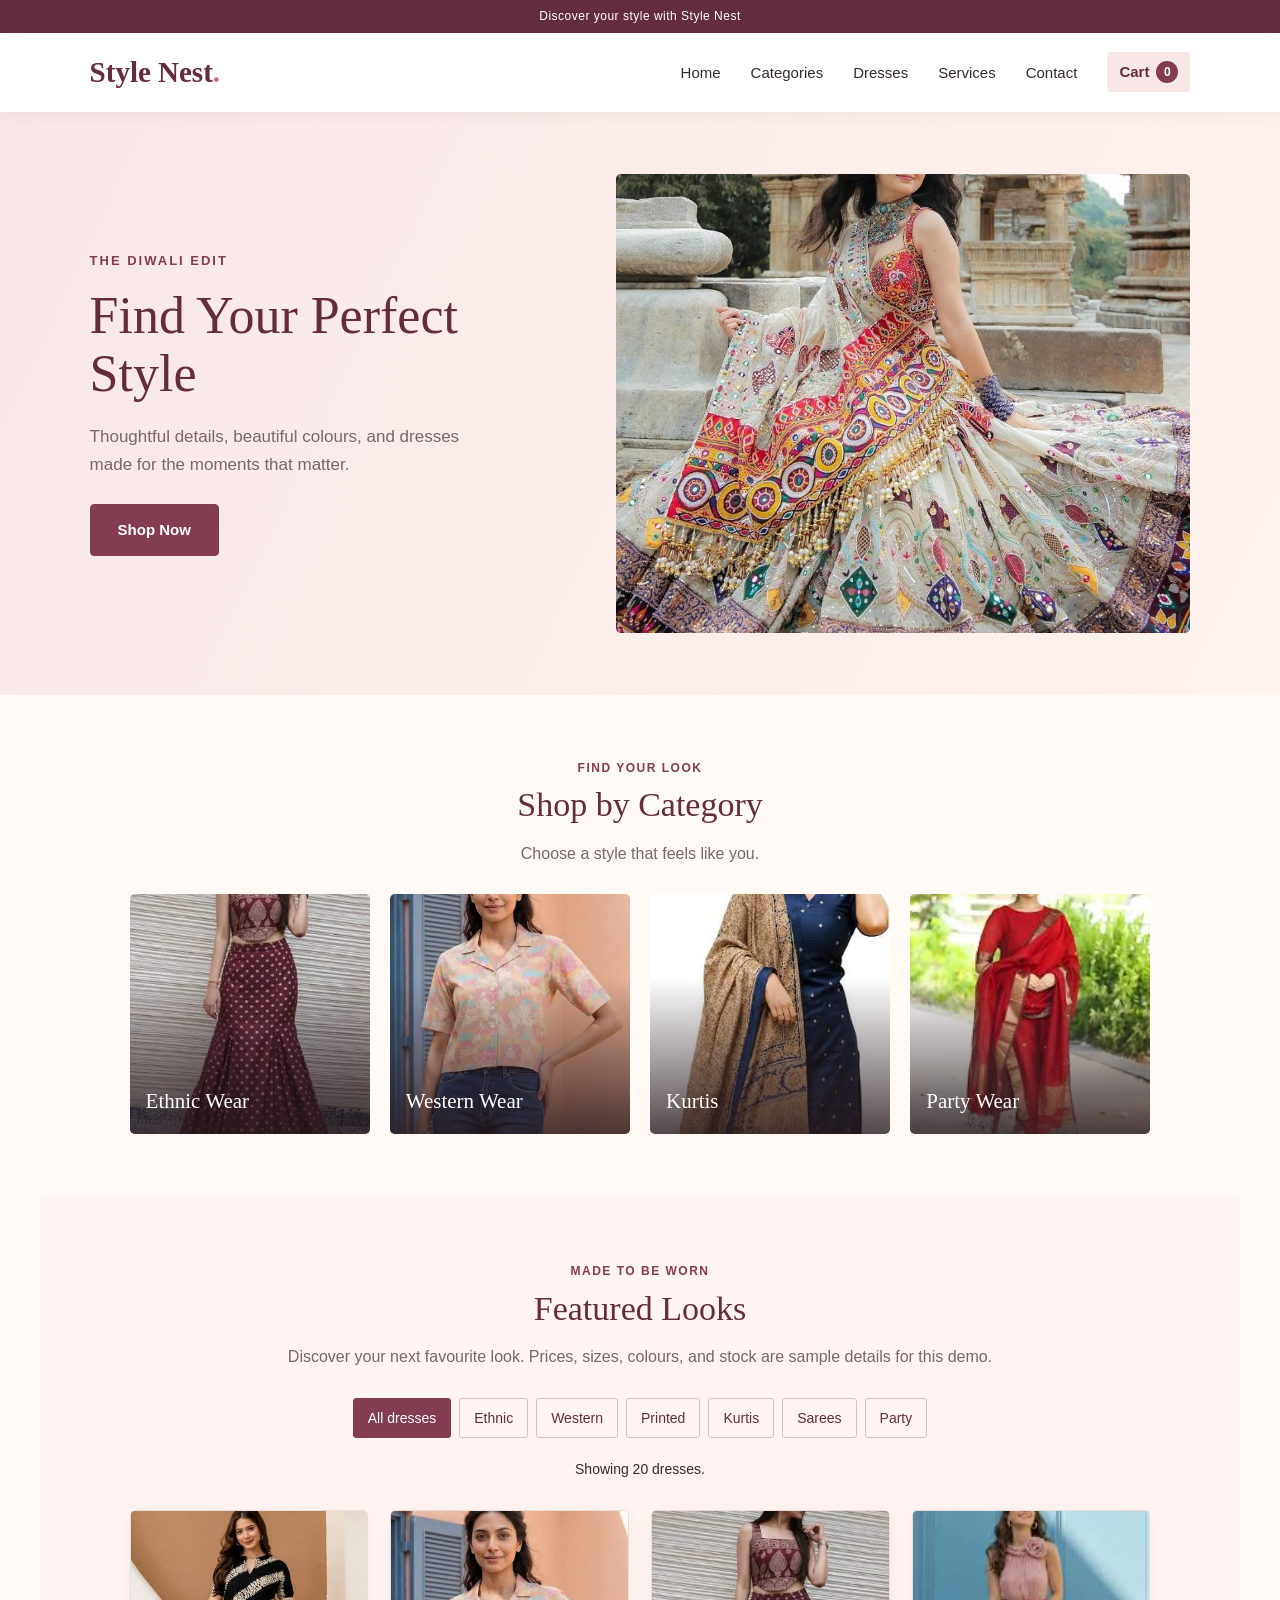
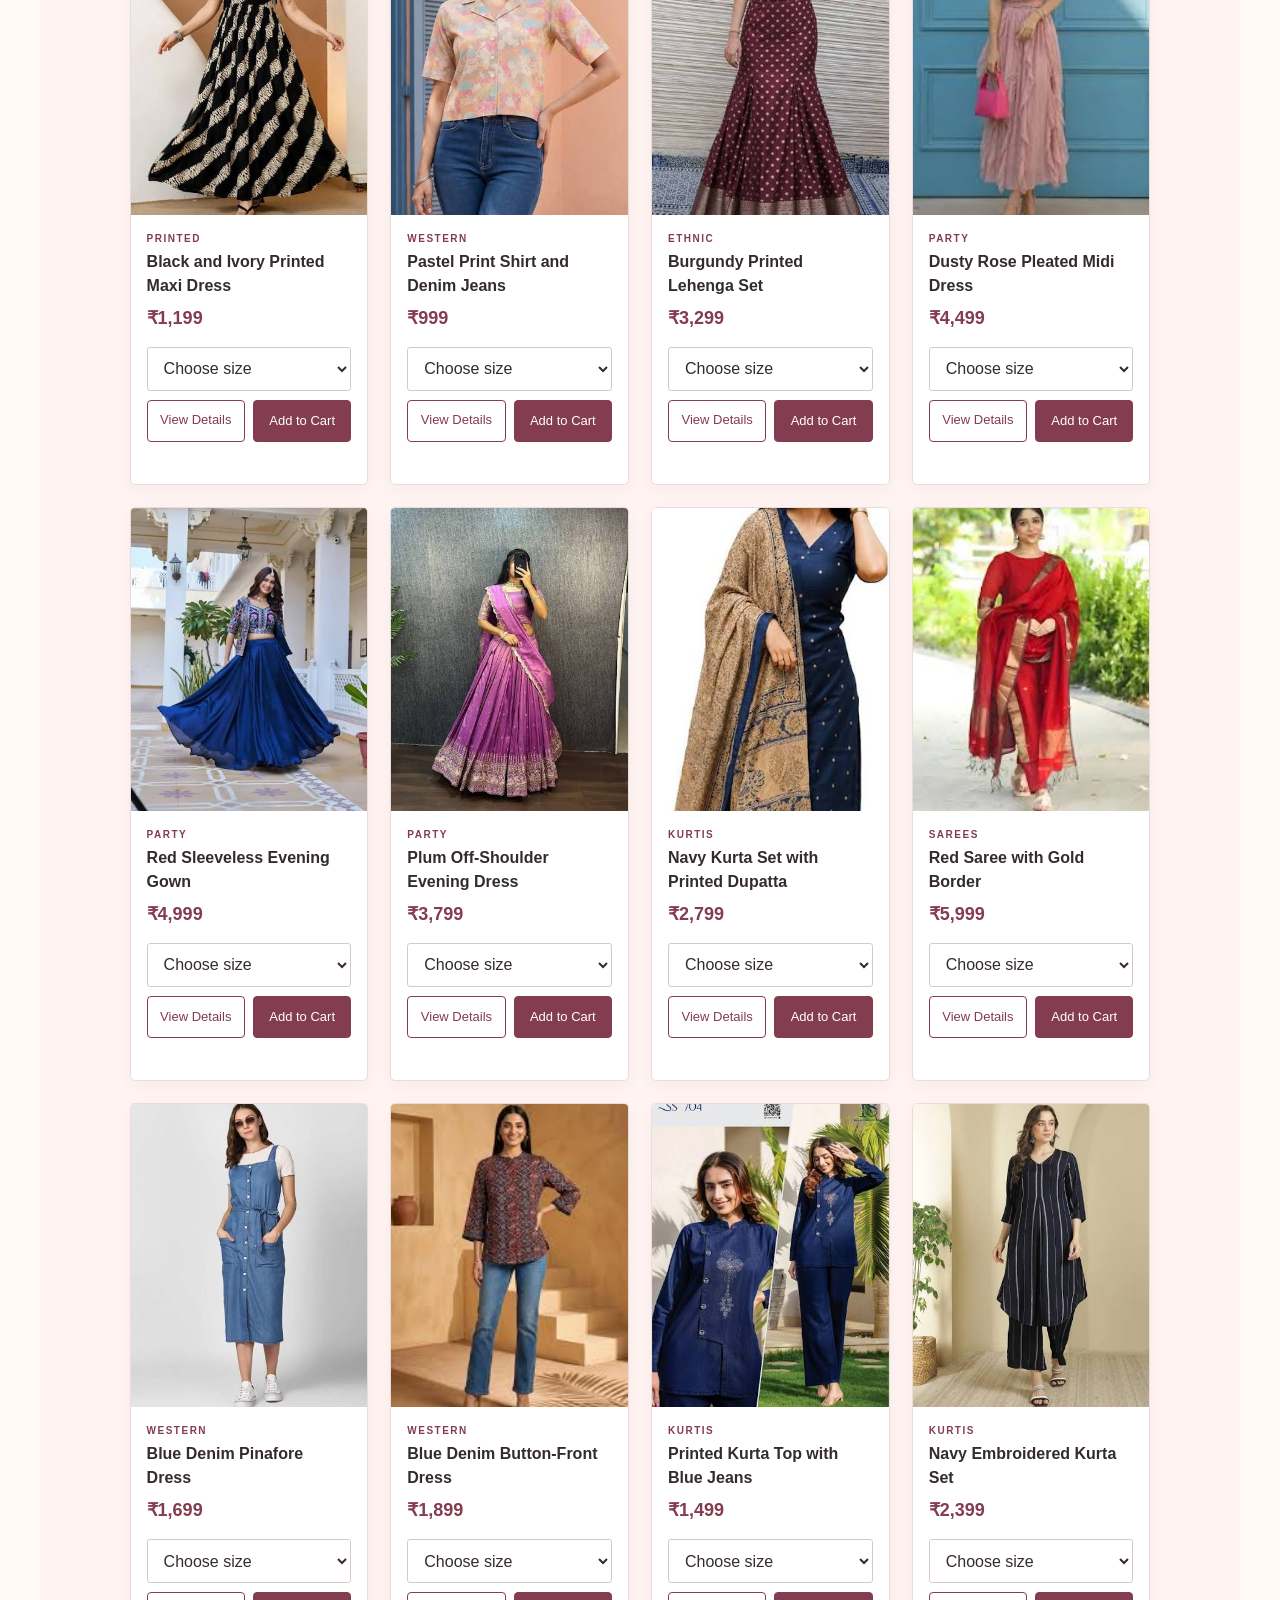
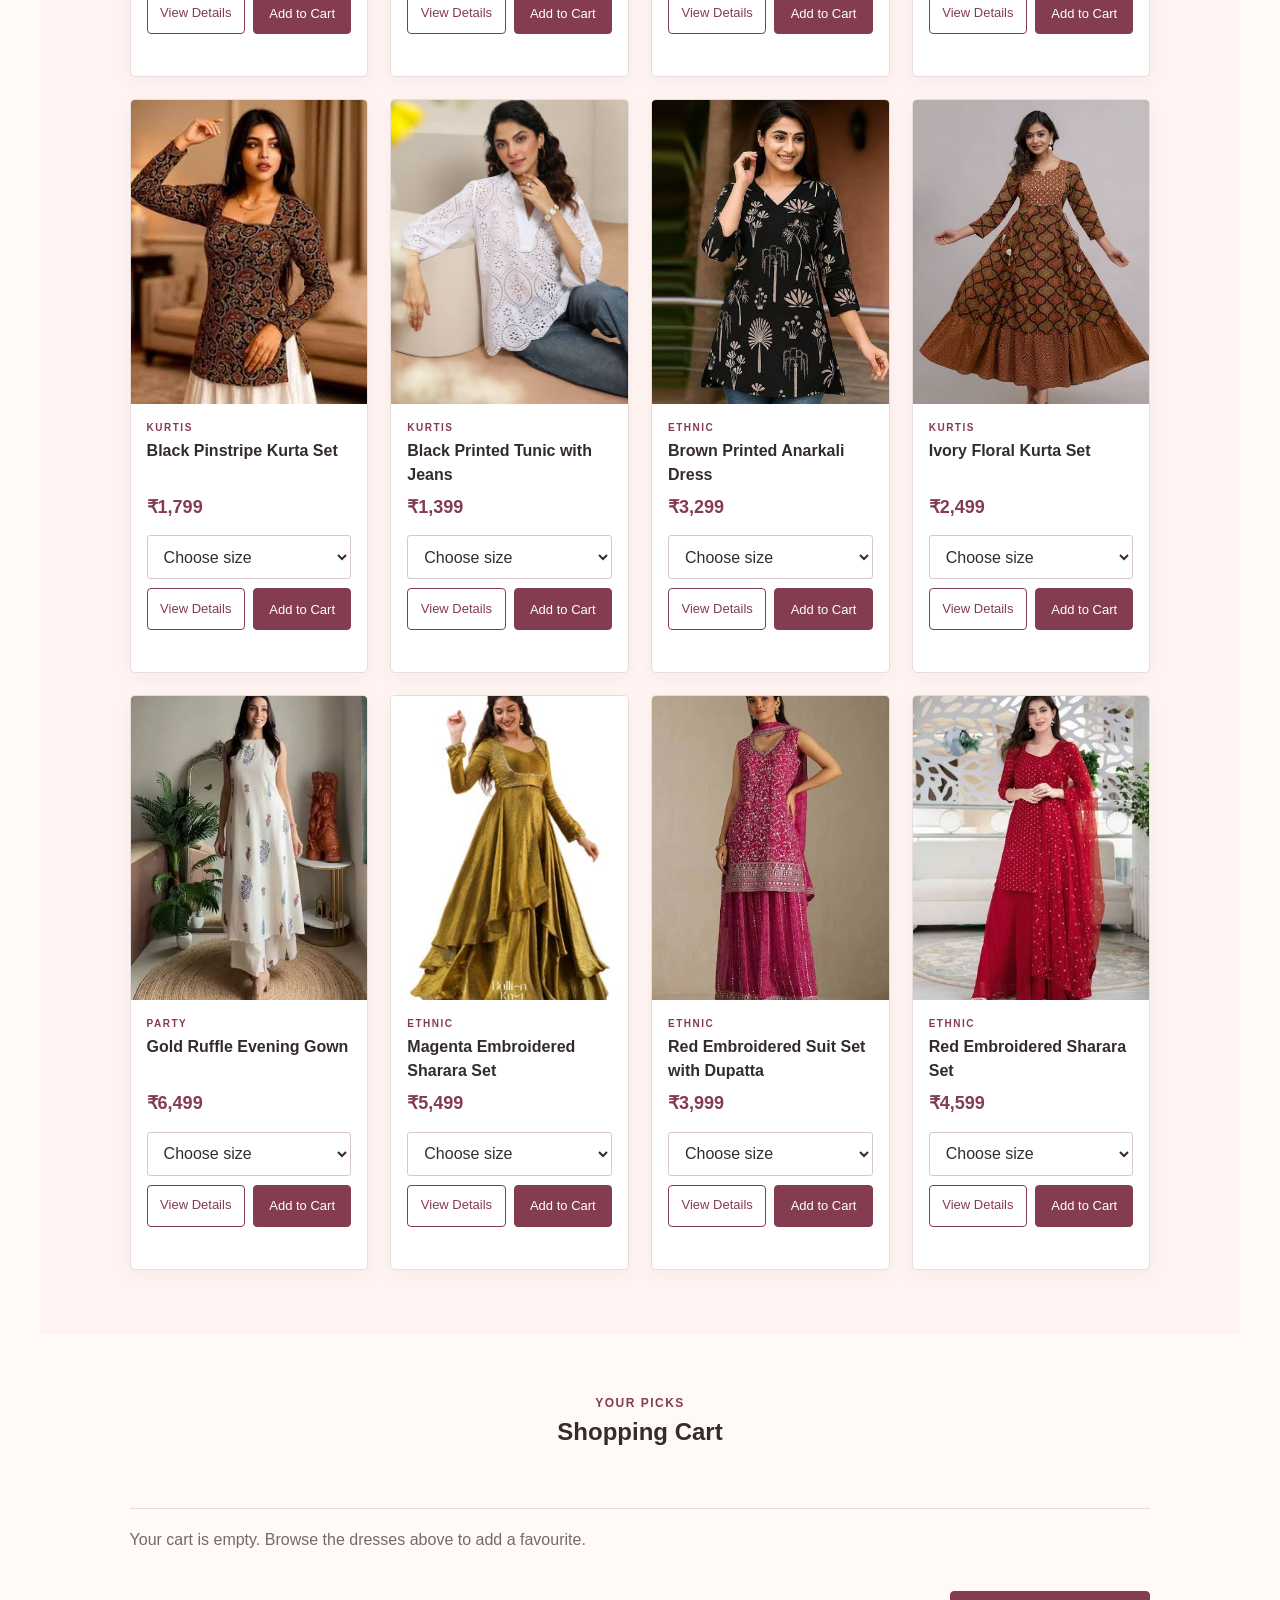
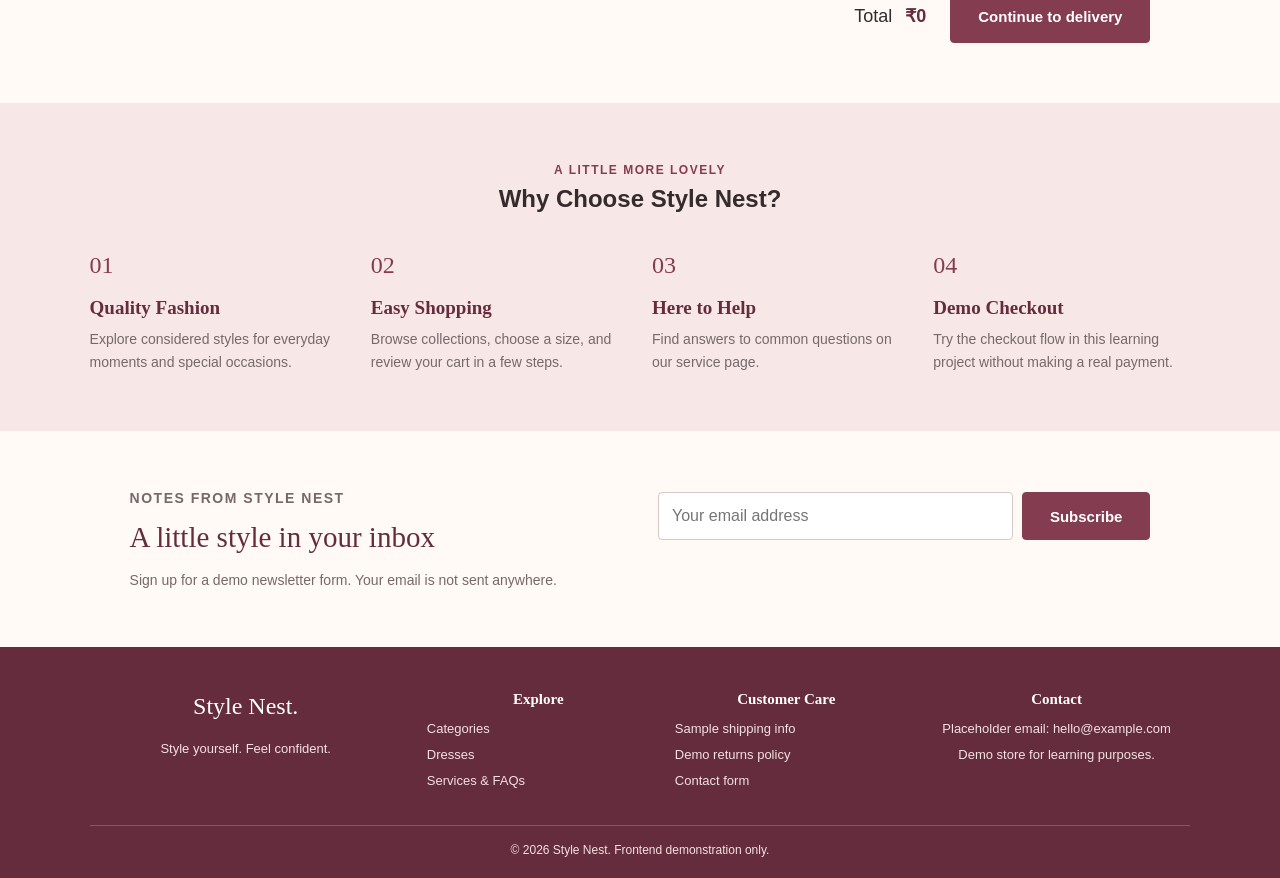
<file: index.html>
<!DOCTYPE html>
<html lang="en">

<head>
    <meta charset="UTF-8">

    <meta name="viewport" content="width=device-width, initial-scale=1.0">

    <meta name="description" content="Discover dresses and everyday fashion at Style Nest.">
    <title>Style Nest | Women's Fashion</title>

    <link rel="stylesheet" href="style.css">
</head>

<body>
    <div class="announcement">Discover your style with Style Nest</div>

    <header class="site-header">
        <nav class="navbar" aria-label="Main navigation">
            <a class="logo" href="index.html#home">Style Nest<span>.</span></a>
            <button class="menu-toggle" type="button" aria-label="Open navigation menu" aria-expanded="false" aria-controls="main-menu">
                <span></span><span></span><span></span>
            </button>
            <ul class="nav-links" id="main-menu">
                <li><a href="index.html#home">Home</a></li>
                <li><a href="index.html#categories">Categories</a></li>
                <li><a href="index.html#products">Dresses</a></li>
                <li><a href="service.html">Services</a></li>
                <li><a href="index.html#contact">Contact</a></li>
                <li><a class="cart-link" href="index.html#cart" aria-label="Shopping cart, 0 items">Cart <span class="cart-count" data-cart-count>0</span></a></li>
            </ul>
        </nav>
    </header>

    <main>
        <section class="hero" id="home">
            <div class="hero-content">
                <p class="subtitle">THE DIWALI EDIT</p>
                <h1>Find Your Perfect Style</h1>
                <p>Thoughtful details, beautiful colours, and dresses made for the moments that matter.</p>
                <a href="#products" class="shop-btn">Shop Now</a>
            </div>
            <div class="hero-image">
                <img src="images/homeimg.jpg" alt="A look from the Style Nest fashion collection">
            </div>
        </section>

        <section class="categories section-wrap" id="categories">
            <div class="section-heading">
                <p class="eyebrow">FIND YOUR LOOK</p>
                <h2>Shop by Category</h2>
                <p class="section-desc">Choose a style that feels like you.</p>
            </div>
            <div class="category-list">
                <a class="category-card" href="#products" data-category-filter="ethnic">
                    <img src="images/dress1.jpg" alt="Ethnic fashion">
                    <span class="category-name">Ethnic Wear</span>
                </a>
                <a class="category-card" href="#products" data-category-filter="western">
                    <img src="images/dress4.jpg" alt="Pastel printed shirt and blue jeans">
                    <span class="category-name">Western Wear</span>
                </a>
                <a class="category-card" href="#products" data-category-filter="kurtis">
                    <img src="images/dress7.jpg" alt="Navy kurta set with a beige printed dupatta">
                    <span class="category-name">Kurtis</span>
                </a>
                <a class="category-card" href="#products" data-category-filter="party">
                    <img src="images/dress8.jpg" alt="Red saree with a gold border">
                    <span class="category-name">Party Wear</span>
                </a>
            </div>
        </section>

        <section class="products section-wrap" id="products">
            <div class="section-heading">
                <p class="eyebrow">MADE TO BE WORN</p>
                <h2>Featured Looks</h2>
                <p class="section-desc">Discover your next favourite look. Prices, sizes, colours, and stock are sample details for this demo.</p>
            </div>
            <div class="filter-list" aria-label="Filter dresses by category">
                <button class="filter-button is-active" type="button" data-product-filter="all" aria-pressed="true">All dresses</button>
                <button class="filter-button" type="button" data-product-filter="ethnic" aria-pressed="false">Ethnic</button>
                <button class="filter-button" type="button" data-product-filter="western" aria-pressed="false">Western</button>
                <button class="filter-button" type="button" data-product-filter="printed" aria-pressed="false">Printed</button>
                <button class="filter-button" type="button" data-product-filter="kurtis" aria-pressed="false">Kurtis</button>
                <button class="filter-button" type="button" data-product-filter="saree" aria-pressed="false">Sarees</button>
                <button class="filter-button" type="button" data-product-filter="party" aria-pressed="false">Party</button>
            </div>
            <p class="status-message" id="product-status" aria-live="polite"></p>
            <div class="product-grid" id="product-grid"></div>
        </section>

        <section class="cart-section section-wrap" id="cart">
            <div class="section-heading">
                <p class="eyebrow">YOUR PICKS</p>
                <h2>Shopping Cart</h2>
            </div>
            <p class="status-message" id="cart-status" aria-live="polite"></p>
            <div id="cart-items" class="cart-items" aria-live="polite"></div>
            <div class="cart-summary">
                <p class="cart-total">Total <strong id="cart-total">₹0</strong></p>
                <a class="shop-btn" id="checkout-link" href="purchase-details.html">Continue to delivery</a>
            </div>
        </section>

        <section class="benefits-section">
            <div class="section-wrap">
                <div class="section-heading">
                    <p class="eyebrow">A LITTLE MORE LOVELY</p>
                    <h2>Why Choose Style Nest?</h2>
                </div>
                <div class="benefit-grid">
                    <article class="benefit-item"><span class="benefit-mark">01</span><h3>Quality Fashion</h3><p>Explore considered styles for everyday moments and special occasions.</p></article>
                    <article class="benefit-item"><span class="benefit-mark">02</span><h3>Easy Shopping</h3><p>Browse collections, choose a size, and review your cart in a few steps.</p></article>
                    <article class="benefit-item"><span class="benefit-mark">03</span><h3>Here to Help</h3><p>Find answers to common questions on our service page.</p></article>
                    <article class="benefit-item"><span class="benefit-mark">04</span><h3>Demo Checkout</h3><p>Try the checkout flow in this learning project without making a real payment.</p></article>
                </div>
            </div>
        </section>

        <section class="newsletter-section section-wrap" id="newsletter">
            <div>
                <p class="eyebrow">NOTES FROM STYLE NEST</p>
                <h2>A little style in your inbox</h2>
                <p>Sign up for a demo newsletter form. Your email is not sent anywhere.</p>
            </div>
            <form id="newsletter-form" class="newsletter-form" novalidate>
                <label class="visually-hidden" for="newsletter-email">Email address</label>
                <input id="newsletter-email" name="email" type="email" placeholder="Your email address" required>
                <button class="shop-btn" type="submit">Subscribe</button>
                <p class="form-message" id="newsletter-message" aria-live="polite"></p>
            </form>
        </section>
    </main>

    <footer class="site-footer" id="contact">
        <div class="footer-grid">
            <div><a class="footer-logo" href="index.html#home">Style Nest.</a><p>Style yourself. Feel confident.</p></div>
            <div><h2>Explore</h2><a href="index.html#categories">Categories</a><a href="index.html#products">Dresses</a><a href="service.html">Services & FAQs</a></div>
            <div><h2>Customer Care</h2><a href="service.html#shipping">Sample shipping info</a><a href="service.html#returns">Demo returns policy</a><a href="service.html#contact-form">Contact form</a></div>
            <div><h2>Contact</h2><p>Placeholder email: hello@example.com</p><p>Demo store for learning purposes.</p></div>
        </div>
        <p class="copyright">&copy; 2026 Style Nest. Frontend demonstration only.</p>
    </footer>

    <script src="script.js" defer></script>
</body>

</html>
</file>
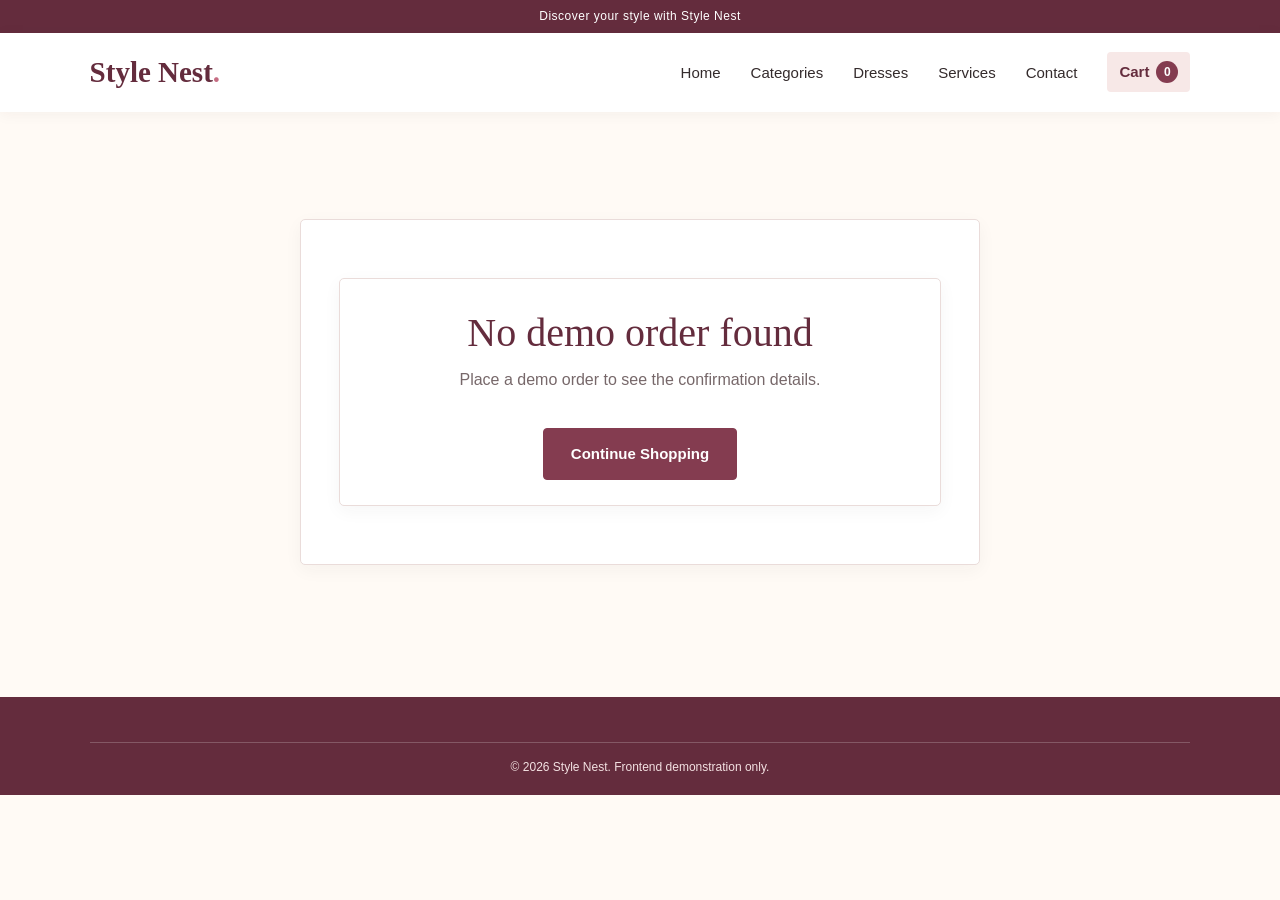
<file: order-confirmation.html>
<!DOCTYPE html>
<html lang="en">
<head>
    <meta charset="UTF-8">
    <meta name="viewport" content="width=device-width, initial-scale=1.0">
    <meta name="description" content="Style Nest frontend demonstration order confirmation.">
    <title>Demo Order Confirmation | Style Nest</title>
    <link rel="stylesheet" href="style.css">
    <script src="script.js" defer></script>
</head>
<body>
    <div class="announcement">Discover your style with Style Nest</div>
    <header class="site-header">
        <nav class="navbar" aria-label="Main navigation">
            <a class="logo" href="index.html#home">Style Nest<span>.</span></a>
            <button class="menu-toggle" type="button" aria-label="Open navigation menu" aria-expanded="false" aria-controls="main-menu"><span></span><span></span><span></span></button>
            <ul class="nav-links" id="main-menu">
                <li><a href="index.html#home">Home</a></li>
                <li><a href="index.html#categories">Categories</a></li>
                <li><a href="index.html#products">Dresses</a></li>
                <li><a href="service.html">Services</a></li>
                <li><a href="index.html#contact">Contact</a></li>
                <li><a class="cart-link" href="index.html#cart" aria-label="Shopping cart, 0 items">Cart <span class="cart-count" data-cart-count>0</span></a></li>
            </ul>
        </nav>
    </header>
    <main class="page-main confirmation-page">
        <section class="confirmation-panel" id="confirmation-content" aria-live="polite">
            <p>Loading your demo confirmation...</p>
        </section>
    </main>
    <footer class="site-footer"><p class="copyright">&copy; 2026 Style Nest. Frontend demonstration only.</p></footer>
</body>
</html>
</file>
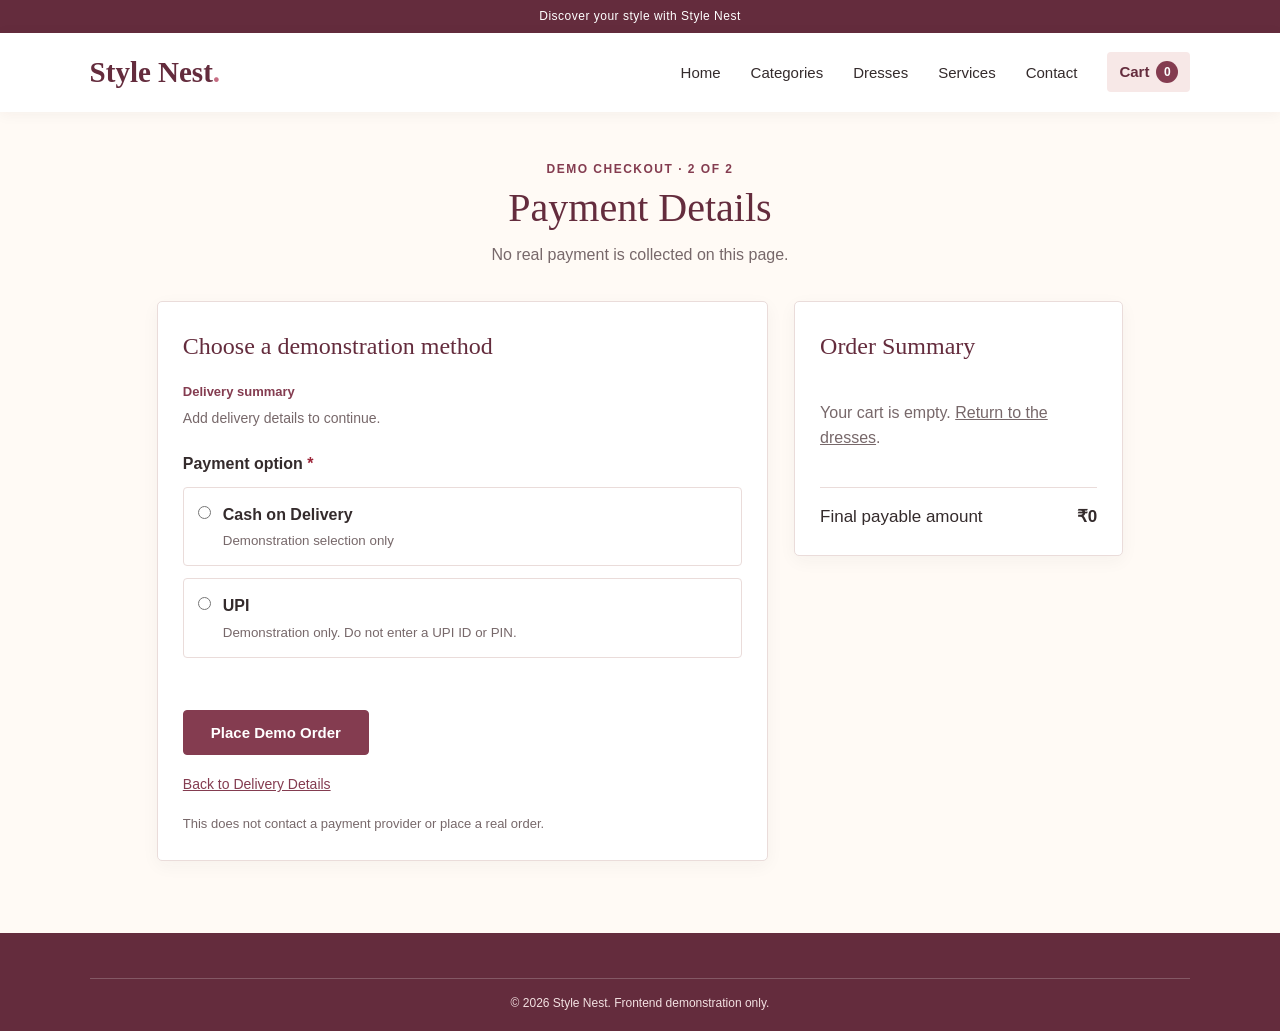
<file: payment-details.html>
<!DOCTYPE html>
<html lang="en">
<head>
    <meta charset="UTF-8">
    <meta name="viewport" content="width=device-width, initial-scale=1.0">
    <meta name="description" content="Choose a demonstration payment method for your Style Nest demo order.">
    <title>Demo Payment | Style Nest</title>
    <link rel="stylesheet" href="style.css">
    <script src="script.js" defer></script>
</head>
<body>
    <div class="announcement">Discover your style with Style Nest</div>
    <header class="site-header">
        <nav class="navbar" aria-label="Main navigation">
            <a class="logo" href="index.html#home">Style Nest<span>.</span></a>
            <button class="menu-toggle" type="button" aria-label="Open navigation menu" aria-expanded="false" aria-controls="main-menu"><span></span><span></span><span></span></button>
            <ul class="nav-links" id="main-menu">
                <li><a href="index.html#home">Home</a></li>
                <li><a href="index.html#categories">Categories</a></li>
                <li><a href="index.html#products">Dresses</a></li>
                <li><a href="service.html">Services</a></li>
                <li><a href="index.html#contact">Contact</a></li>
                <li><a class="cart-link" href="index.html#cart" aria-label="Shopping cart, 0 items">Cart <span class="cart-count" data-cart-count>0</span></a></li>
            </ul>
        </nav>
    </header>
    <main class="page-main">
        <div class="page-heading"><p class="eyebrow">DEMO CHECKOUT · 2 OF 2</p><h1>Payment Details</h1><p>No real payment is collected on this page.</p></div>
        <div class="checkout-layout">
            <section class="panel-form">
                <h2>Choose a demonstration method</h2>
                <p class="delivery-summary-label">Delivery summary</p>
                <p id="delivery-summary" class="delivery-summary">Loading delivery details...</p>
                <form id="payment-form" novalidate>
                    <fieldset class="payment-options">
                        <legend>Payment option <span>*</span></legend>
                        <label class="radio-option"><input type="radio" name="paymentMethod" value="Cash on Delivery"><span><strong>Cash on Delivery</strong><small>Demonstration selection only</small></span></label>
                        <label class="radio-option"><input type="radio" name="paymentMethod" value="UPI (demonstration)"><span><strong>UPI</strong><small>Demonstration only. Do not enter a UPI ID or PIN.</small></span></label>
                    </fieldset>
                    <p class="form-message" id="payment-message" aria-live="polite"></p>
                    <button class="shop-btn" type="submit">Place Demo Order</button>
                </form>
                <a class="back-link" href="purchase-details.html">Back to Delivery Details</a>
                <p class="demo-note">This does not contact a payment provider or place a real order.</p>
            </section>
            <aside class="order-panel">
                <h2>Order Summary</h2>
                <div class="summary-list" id="payment-summary"></div>
                <div class="summary-line summary-total"><span>Final payable amount</span><strong id="payment-total">₹0</strong></div>
            </aside>
        </div>
    </main>
    <footer class="site-footer"><p class="copyright">&copy; 2026 Style Nest. Frontend demonstration only.</p></footer>
</body>
</html>
</file>
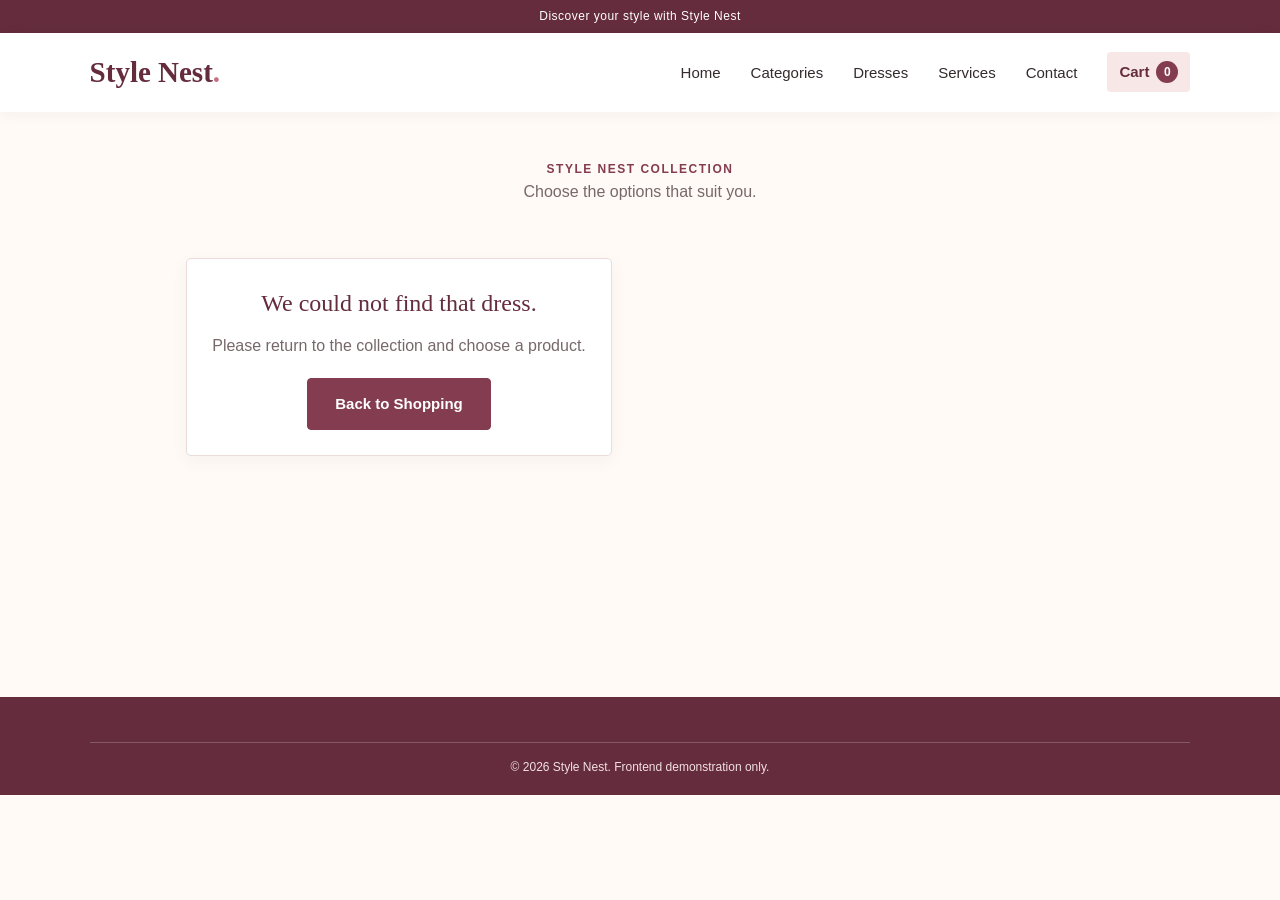
<file: product-details.html>
<!DOCTYPE html>
<html lang="en">
<head>
    <meta charset="UTF-8">
    <meta name="viewport" content="width=device-width, initial-scale=1.0">
    <meta name="description" content="View dress details and choose your size at Style Nest.">
    <title>Dress Details | Style Nest</title>
    <link rel="stylesheet" href="style.css">
    <script src="script.js" defer></script>
</head>
<body>
    <div class="announcement">Discover your style with Style Nest</div>
    <header class="site-header">
        <nav class="navbar" aria-label="Main navigation">
            <a class="logo" href="index.html#home">Style Nest<span>.</span></a>
            <button class="menu-toggle" type="button" aria-label="Open navigation menu" aria-expanded="false" aria-controls="main-menu"><span></span><span></span><span></span></button>
            <ul class="nav-links" id="main-menu">
                <li><a href="index.html#home">Home</a></li>
                <li><a href="index.html#categories">Categories</a></li>
                <li><a href="index.html#products">Dresses</a></li>
                <li><a href="service.html">Services</a></li>
                <li><a href="index.html#contact">Contact</a></li>
                <li><a class="cart-link" href="index.html#cart" aria-label="Shopping cart, 0 items">Cart <span class="cart-count" data-cart-count>0</span></a></li>
            </ul>
        </nav>
    </header>
    <main class="page-main">
        <div class="page-heading"><p class="eyebrow">STYLE NEST COLLECTION</p><p>Choose the options that suit you.</p></div>
        <section class="detail-layout" id="product-detail" aria-live="polite"></section>
    </main>
    <footer class="site-footer"><p class="copyright">&copy; 2026 Style Nest. Frontend demonstration only.</p></footer>
</body>
</html>
</file>
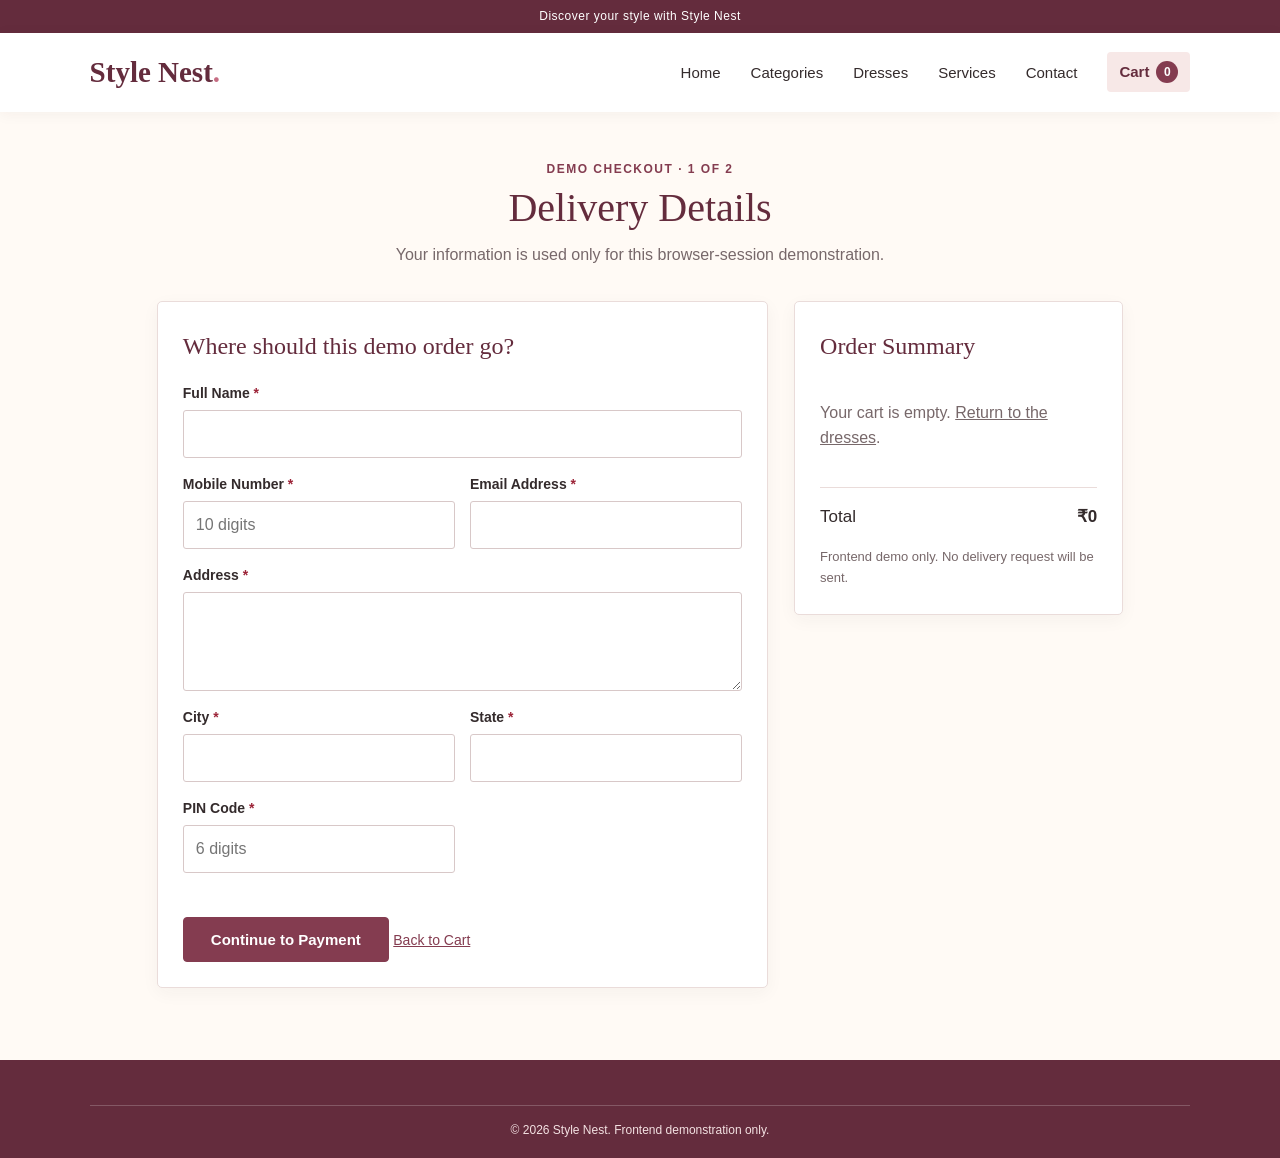
<file: purchase-details.html>
<!DOCTYPE html>
<html lang="en">
<head>
    <meta charset="UTF-8">
    <meta name="viewport" content="width=device-width, initial-scale=1.0">
    <meta name="description" content="Enter delivery details for a Style Nest checkout demonstration.">
    <title>Delivery Details | Style Nest</title>
    <link rel="stylesheet" href="style.css">
    <script src="script.js" defer></script>
</head>
<body>
    <div class="announcement">Discover your style with Style Nest</div>
    <header class="site-header">
        <nav class="navbar" aria-label="Main navigation">
            <a class="logo" href="index.html#home">Style Nest<span>.</span></a>
            <button class="menu-toggle" type="button" aria-label="Open navigation menu" aria-expanded="false" aria-controls="main-menu"><span></span><span></span><span></span></button>
            <ul class="nav-links" id="main-menu">
                <li><a href="index.html#home">Home</a></li>
                <li><a href="index.html#categories">Categories</a></li>
                <li><a href="index.html#products">Dresses</a></li>
                <li><a href="service.html">Services</a></li>
                <li><a href="index.html#contact">Contact</a></li>
                <li><a class="cart-link" href="index.html#cart" aria-label="Shopping cart, 0 items">Cart <span class="cart-count" data-cart-count>0</span></a></li>
            </ul>
        </nav>
    </header>
    <main class="page-main">
        <div class="page-heading"><p class="eyebrow">DEMO CHECKOUT · 1 OF 2</p><h1>Delivery Details</h1><p>Your information is used only for this browser-session demonstration.</p></div>
        <div class="checkout-layout">
            <form class="panel-form" id="purchase-form" novalidate>
                <h2>Where should this demo order go?</h2>
                <div class="form-grid">
                    <div class="form-field full-width"><label for="full-name">Full Name <span>*</span></label><input id="full-name" name="fullName" type="text" autocomplete="name" required></div>
                    <div class="form-field"><label for="mobile">Mobile Number <span>*</span></label><input id="mobile" name="mobile" type="tel" inputmode="numeric" autocomplete="tel" maxlength="10" placeholder="10 digits" required></div>
                    <div class="form-field"><label for="email">Email Address <span>*</span></label><input id="email" name="email" type="email" autocomplete="email" required></div>
                    <div class="form-field full-width"><label for="address">Address <span>*</span></label><textarea id="address" name="address" rows="3" autocomplete="street-address" required></textarea></div>
                    <div class="form-field"><label for="city">City <span>*</span></label><input id="city" name="city" type="text" autocomplete="address-level2" required></div>
                    <div class="form-field"><label for="state">State <span>*</span></label><input id="state" name="state" type="text" autocomplete="address-level1" required></div>
                    <div class="form-field"><label for="pincode">PIN Code <span>*</span></label><input id="pincode" name="pincode" type="text" inputmode="numeric" autocomplete="postal-code" maxlength="6" placeholder="6 digits" required></div>
                </div>
                <p class="form-message" id="purchase-message" aria-live="polite"></p>
                <button class="shop-btn" type="submit">Continue to Payment</button>
                <a class="back-link" href="index.html#cart">Back to Cart</a>
            </form>
            <aside class="order-panel">
                <h2>Order Summary</h2>
                <div class="summary-list" id="purchase-summary"></div>
                <div class="summary-line summary-total"><span>Total</span><strong id="purchase-total">₹0</strong></div>
                <p class="demo-note">Frontend demo only. No delivery request will be sent.</p>
            </aside>
        </div>
    </main>
    <footer class="site-footer"><p class="copyright">&copy; 2026 Style Nest. Frontend demonstration only.</p></footer>
</body>
</html>
</file>
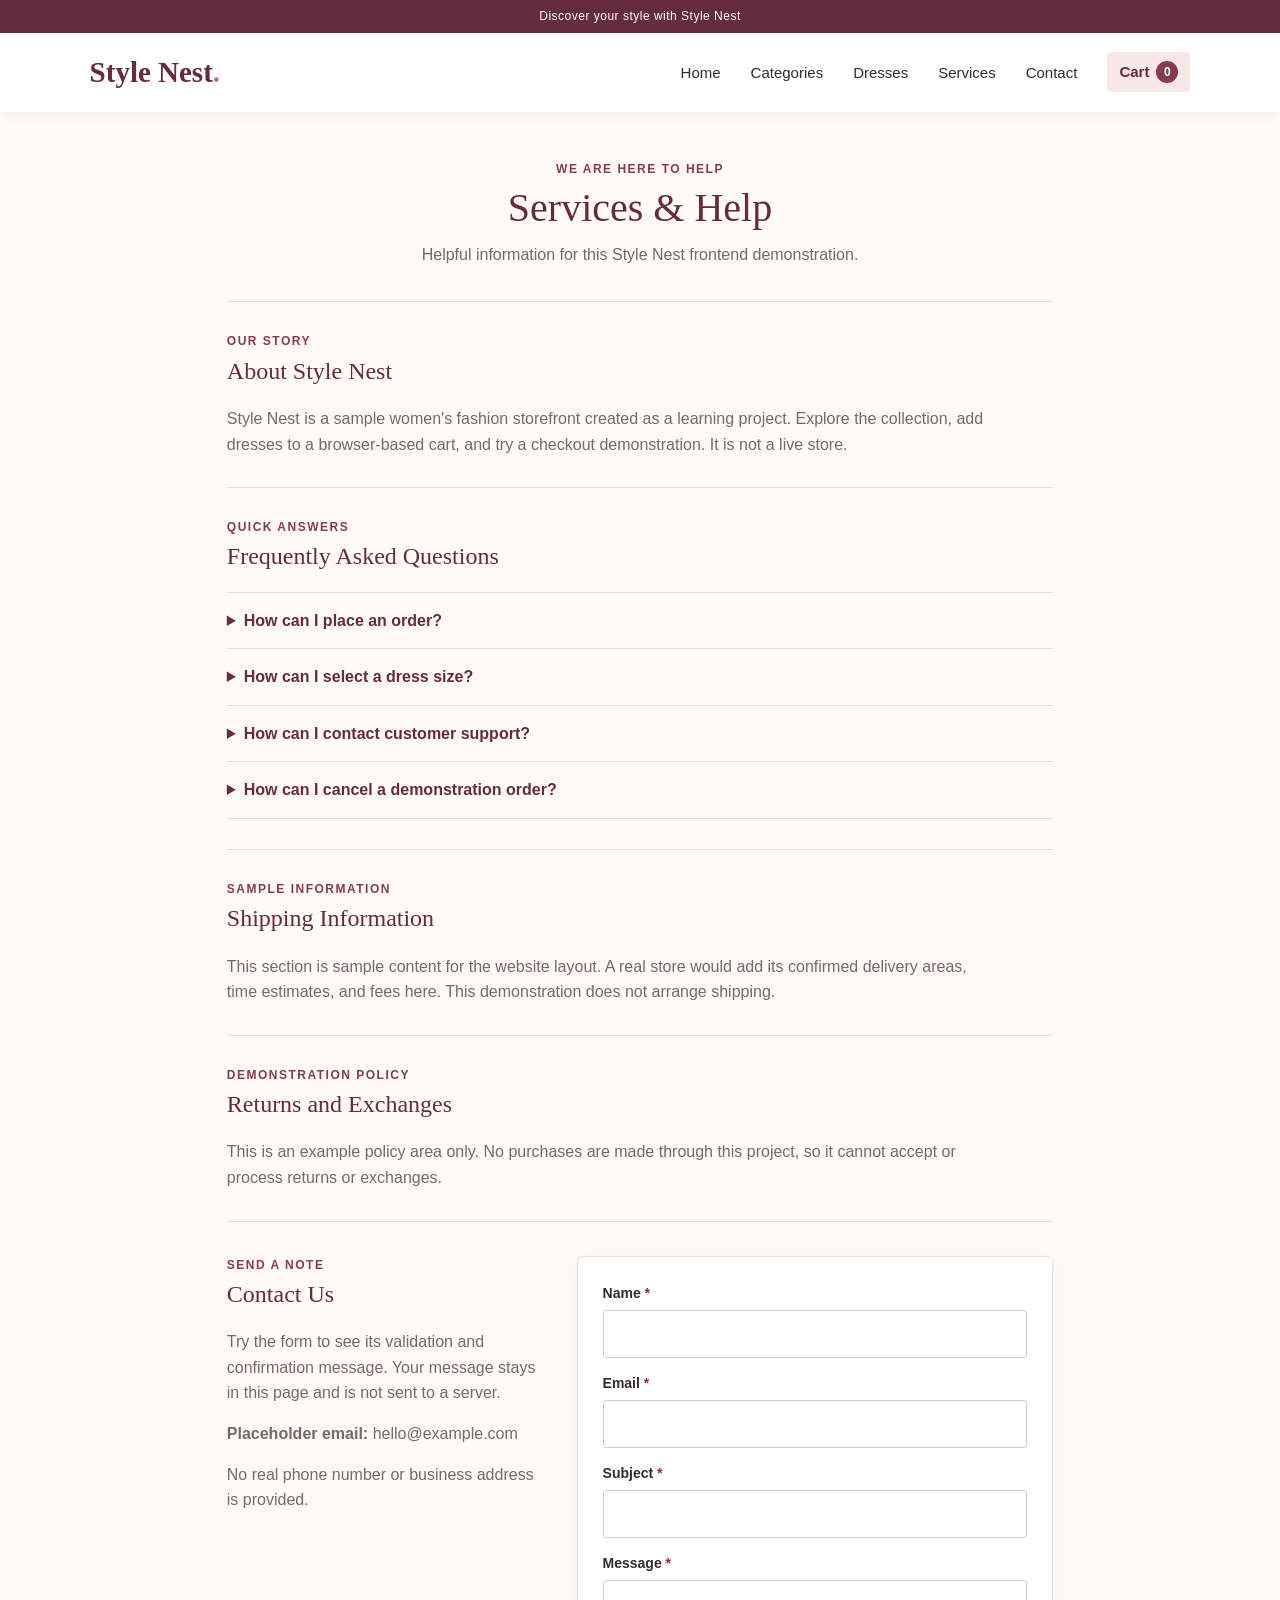
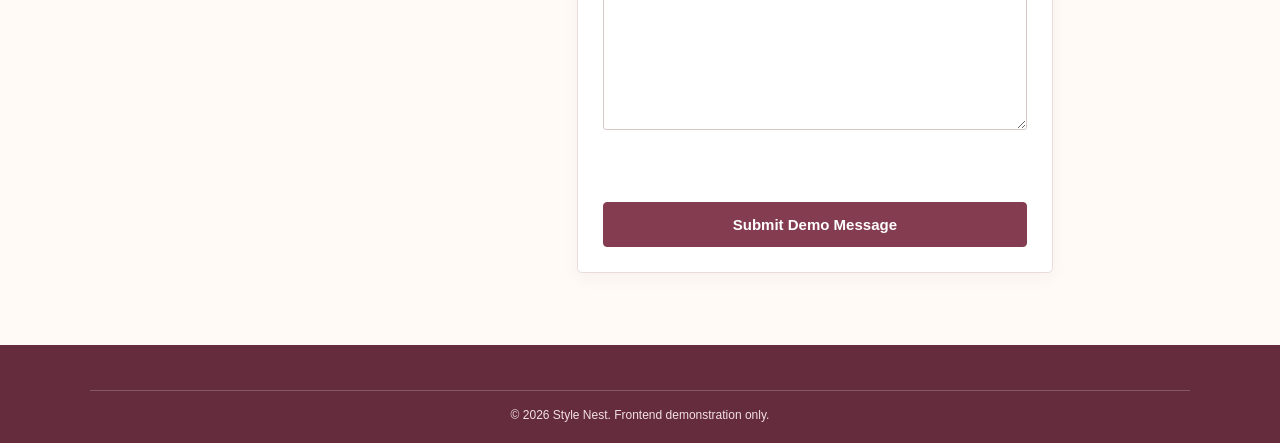
<file: service.html>
<!DOCTYPE html>
<html lang="en">
<head>
    <meta charset="UTF-8">
    <meta name="viewport" content="width=device-width, initial-scale=1.0">
    <meta name="description" content="About, sample policies, frequently asked questions, and a demo contact form for Style Nest.">
    <title>Services & Help | Style Nest</title>
    <link rel="stylesheet" href="style.css">
    <script src="script.js" defer></script>
</head>
<body>
    <div class="announcement">Discover your style with Style Nest</div>
    <header class="site-header">
        <nav class="navbar" aria-label="Main navigation">
            <a class="logo" href="index.html#home">Style Nest<span>.</span></a>
            <button class="menu-toggle" type="button" aria-label="Open navigation menu" aria-expanded="false" aria-controls="main-menu"><span></span><span></span><span></span></button>
            <ul class="nav-links" id="main-menu">
                <li><a href="index.html#home">Home</a></li>
                <li><a href="index.html#categories">Categories</a></li>
                <li><a href="index.html#products">Dresses</a></li>
                <li><a href="service.html" aria-current="page">Services</a></li>
                <li><a href="index.html#contact">Contact</a></li>
                <li><a class="cart-link" href="index.html#cart" aria-label="Shopping cart, 0 items">Cart <span class="cart-count" data-cart-count>0</span></a></li>
            </ul>
        </nav>
    </header>
    <main class="page-main service-page">
        <div class="page-heading"><p class="eyebrow">WE ARE HERE TO HELP</p><h1>Services & Help</h1><p>Helpful information for this Style Nest frontend demonstration.</p></div>

        <section class="content-section" id="about">
            <p class="eyebrow">OUR STORY</p><h2>About Style Nest</h2>
            <p>Style Nest is a sample women's fashion storefront created as a learning project. Explore the collection, add dresses to a browser-based cart, and try a checkout demonstration. It is not a live store.</p>
        </section>

        <section class="content-section" id="faq">
            <p class="eyebrow">QUICK ANSWERS</p><h2>Frequently Asked Questions</h2>
            <details><summary>How can I place an order?</summary><p>Add a dress to your cart, continue to delivery details, and choose one of the demonstration payment methods. No real order is placed.</p></details>
            <details><summary>How can I select a dress size?</summary><p>Choose a size from the product card or open View Details to select a size and colour before adding the dress.</p></details>
            <details><summary>How can I contact customer support?</summary><p>Use the demo contact form below. It displays a confirmation in your browser and does not send your message.</p></details>
            <details><summary>How can I cancel a demonstration order?</summary><p>The checkout does not send an order to a store, so there is no real order to cancel. The cart is cleared after the demo confirmation.</p></details>
        </section>

        <section class="content-section" id="shipping">
            <p class="eyebrow">SAMPLE INFORMATION</p><h2>Shipping Information</h2>
            <p>This section is sample content for the website layout. A real store would add its confirmed delivery areas, time estimates, and fees here. This demonstration does not arrange shipping.</p>
        </section>

        <section class="content-section" id="returns">
            <p class="eyebrow">DEMONSTRATION POLICY</p><h2>Returns and Exchanges</h2>
            <p>This is an example policy area only. No purchases are made through this project, so it cannot accept or process returns or exchanges.</p>
        </section>

        <section class="contact-layout" id="contact">
            <div><p class="eyebrow">SEND A NOTE</p><h2>Contact Us</h2><p>Try the form to see its validation and confirmation message. Your message stays in this page and is not sent to a server.</p><p class="placeholder-contact"><strong>Placeholder email:</strong> hello@example.com</p><p class="placeholder-contact">No real phone number or business address is provided.</p></div>
            <form class="panel-form" id="contact-form" novalidate>
                <div class="form-field"><label for="contact-name">Name <span>*</span></label><input id="contact-name" name="name" type="text" autocomplete="name" required></div>
                <div class="form-field"><label for="contact-email">Email <span>*</span></label><input id="contact-email" name="email" type="email" autocomplete="email" required></div>
                <div class="form-field"><label for="contact-subject">Subject <span>*</span></label><input id="contact-subject" name="subject" type="text" required></div>
                <div class="form-field"><label for="contact-message-field">Message <span>*</span></label><textarea id="contact-message-field" name="message" rows="5" required></textarea></div>
                <p class="form-message" id="contact-message" aria-live="polite"></p>
                <button class="shop-btn" type="submit">Submit Demo Message</button>
            </form>
        </section>
    </main>
    <footer class="site-footer"><p class="copyright">&copy; 2026 Style Nest. Frontend demonstration only.</p></footer>
</body>
</html>
</file>
<file: style.css>
/* STEP 1: Basic Settings */

:root {
    --cream: #fffaf5;
    --soft-pink: #f7e8e7;
    --light-pink: #f2d8da;
    --dark-rose: #843c50;
    --deep-rose: #642c3d;
    --text: #342b2c;
    --muted: #77686a;
    --white: #ffffff;
}

* {
    margin: 0;
    padding: 0;
    box-sizing: border-box;
}

html {
    scroll-behavior: smooth;
}

body {
    font-family: Arial, sans-serif;
    background-color: var(--cream);
    color: var(--text);
    line-height: 1.6;
}

a {
    color: inherit;
}

/* STEP 2: Navigation Bar */

header {
    position: sticky;
    top: 0;
    z-index: 10;
    background-color: var(--white);
    box-shadow: 0 2px 14px #342b2c0d;
}

.navbar {
    display: flex;
    justify-content: space-between;
    align-items: center;
    gap: 28px;
    padding: 16px 7%;
}

.logo {
    color: var(--deep-rose);
    font-family: Georgia, serif;
    font-size: 29px;
    font-weight: bold;
    text-decoration: none;
    white-space: nowrap;
}

.logo span {
    color: #c66d83;
}

.nav-links {
    display: flex;
    align-items: center;
    list-style: none;
    gap: 30px;
}

.nav-links a {
    color: var(--text);
    font-size: 15px;
    text-decoration: none;
    transition: color 0.2s ease;
}

.nav-links a:hover,
.nav-links a:focus-visible {
    color: var(--dark-rose);
}

.nav-shop {
    padding: 10px 17px;
    border: 1px solid var(--dark-rose);
    border-radius: 4px;
    color: var(--dark-rose);
    font-size: 14px;
    text-decoration: none;
    transition: background-color 0.2s ease, color 0.2s ease;
    white-space: nowrap;
}

.nav-shop:hover,
.nav-shop:focus-visible {
    background-color: var(--dark-rose);
    color: var(--white);
}

a:focus-visible,
button:focus-visible {
    outline: 3px solid #c66d83;
    outline-offset: 3px;
}

/* STEP 3: Hero Section */

.hero {
    display: grid;
    grid-template-columns: 0.9fr 1.1fr;
    align-items: center;
    gap: 56px;
    padding: 62px 7%;
    background: linear-gradient(115deg, var(--soft-pink), #fff3ee);
}

.hero-content {
    max-width: 500px;
}

.subtitle {
    color: var(--dark-rose);
    font-size: 13px;
    font-weight: bold;
    letter-spacing: 2px;
    margin-bottom: 15px;
}

.hero h1 {
    color: var(--deep-rose);
    font-family: Georgia, serif;
    font-size: 52px;
    font-weight: normal;
    line-height: 1.12;
    margin-bottom: 20px;
}

.hero-content > p:not(.subtitle) {
    max-width: 390px;
    margin-bottom: 26px;
    color: var(--muted);
    font-size: 17px;
}

.hero-image img {
    width: 100%;
    aspect-ratio: 1.25 / 1;
    object-fit: cover;
    display: block;
    border-radius: 5px;
}

.shop-btn {
    display: inline-block;
    padding: 13px 27px;
    border: 1px solid var(--dark-rose);
    border-radius: 4px;
    color: var(--white);
    background-color: var(--dark-rose);
    font-size: 15px;
    font-weight: bold;
    text-decoration: none;
    transition: background-color 0.2s ease, transform 0.2s ease;
}

.shop-btn:hover {
    background-color: var(--deep-rose);
    transform: translateY(-2px);
}

/* STEP 4: Categories */

.categories,
.products {
    padding: 64px 7%;
    text-align: center;
}

.categories h2,
.products h2 {
    color: var(--deep-rose);
    font-family: Georgia, serif;
    font-size: 34px;
    font-weight: normal;
}

.section-desc {
    margin: 8px 0 30px;
    color: var(--muted);
}

.category-list {
    display: grid;
    grid-template-columns: repeat(3, minmax(0, 1fr));
    gap: 20px;
}

.category-card {
    position: relative;
    display: block;
    min-height: 240px;
    overflow: hidden;
    border-radius: 5px;
    background-color: var(--light-pink);
    text-align: left;
    text-decoration: none;
}

.category-card::after {
    position: absolute;
    inset: 35% 0 0;
    background: linear-gradient(transparent, #27191dcc);
    content: "";
}

.category-card img {
    width: 100%;
    height: 240px;
    display: block;
    object-fit: cover;
    transition: transform 0.35s ease;
}

.category-card:hover img {
    transform: scale(1.04);
}

.category-card h3 {
    position: absolute;
    z-index: 1;
    right: 20px;
    bottom: 17px;
    left: 20px;
    color: var(--white);
    font-family: Georgia, serif;
    font-size: 23px;
    font-weight: normal;
}

/* STEP 5: Products */

.products {
    background-color: #fff4f1;
}

.product-grid {
    display: grid;
    grid-template-columns: repeat(4, minmax(0, 1fr));
    gap: 22px;
    margin-top: 30px;
    text-align: left;
}

.product-card {
    overflow: hidden;
    border: 1px solid #eadcda;
    border-radius: 5px;
    background-color: var(--white);
    box-shadow: 0 5px 18px #342b2c0b;
    transition: transform 0.25s ease, box-shadow 0.25s ease;
}

.product-card:hover {
    transform: translateY(-4px);
    box-shadow: 0 10px 24px #342b2c17;
}

.product-card img {
    width: 100%;
    aspect-ratio: 0.78 / 1;
    display: block;
    object-fit: cover;
    background-color: var(--soft-pink);
}

.product-info {
    padding: 16px;
}

.product-info h3 {
    min-height: 48px;
    color: var(--text);
    font-size: 16px;
    line-height: 1.5;
}

.price {
    margin: 6px 0 14px;
    color: var(--dark-rose);
    font-size: 18px;
    font-weight: bold;
}

.add-btn {
    width: 100%;
    padding: 11px;
    border: 1px solid var(--dark-rose);
    border-radius: 4px;
    color: var(--white);
    background-color: var(--dark-rose);
    cursor: pointer;
    font-size: 14px;
    transition: background-color 0.2s ease;
}

.add-btn:hover {
    background-color: var(--deep-rose);
}

/* STEP 6: Footer */

footer {
    padding: 32px 15px;
    color: var(--white);
    background-color: var(--deep-rose);
    text-align: center;
}

footer h2 {
    font-family: Georgia, serif;
    font-size: 25px;
}

footer p {
    margin-top: 5px;
    color: #f3e1e2;
    font-size: 14px;
}

/* STEP 7: Tablet and Mobile Layouts */

@media (max-width: 900px) {
    .navbar {
        padding-right: 5%;
        padding-left: 5%;
    }

    .nav-links {
        gap: 18px;
    }

    .hero {
        gap: 32px;
        padding-right: 5%;
        padding-left: 5%;
    }

    .hero h1 {
        font-size: 44px;
    }

    .categories,
    .products {
        padding-right: 5%;
        padding-left: 5%;
    }

    .product-grid {
        grid-template-columns: repeat(2, minmax(0, 1fr));
    }
}

@media (max-width: 640px) {
    .navbar {
        justify-content: center;
        flex-wrap: wrap;
        gap: 12px 20px;
        padding-top: 13px;
        padding-bottom: 13px;
    }

    .logo {
        font-size: 26px;
    }

    .nav-links {
        order: 3;
        width: 100%;
        justify-content: center;
        flex-wrap: wrap;
        gap: 10px 20px;
    }

    .nav-links a {
        font-size: 14px;
    }

    .nav-shop {
        padding: 8px 12px;
        font-size: 13px;
    }

    .hero {
        grid-template-columns: 1fr;
        gap: 30px;
        padding: 42px 6%;
        text-align: center;
    }

    .hero-content {
        margin: 0 auto;
    }

    .hero h1 {
        font-size: 40px;
    }

    .hero-content > p:not(.subtitle) {
        margin-right: auto;
        margin-left: auto;
    }

    .hero-image img {
        aspect-ratio: 1.1 / 1;
    }

    .categories,
    .products {
        padding: 46px 6%;
    }

    .categories h2,
    .products h2 {
        font-size: 29px;
    }

    .category-list {
        grid-template-columns: 1fr;
        gap: 14px;
    }

    .category-card,
    .category-card img {
        height: 210px;
        min-height: 210px;
    }

    .product-grid {
        gap: 14px;
    }

    .product-info {
        padding: 12px;
    }

    .product-info h3 {
        min-height: 45px;
        font-size: 15px;
    }

    .price {
        font-size: 17px;
    }
}

@media (max-width: 360px) {
    .product-grid {
        grid-template-columns: 1fr;
    }
}

/* Shared navigation and page sections */

.announcement {
    padding: 7px 16px;
    color: var(--white);
    background-color: var(--deep-rose);
    font-size: 12px;
    letter-spacing: 0.5px;
    text-align: center;
}

.site-header .navbar {
    position: relative;
}

.nav-links {
    margin-left: auto;
}

.cart-link {
    display: inline-flex;
    align-items: center;
    gap: 7px;
    padding: 8px 12px;
    border-radius: 4px;
    color: var(--deep-rose) !important;
    background-color: var(--soft-pink);
    font-weight: bold;
}

.cart-count {
    display: inline-grid;
    min-width: 22px;
    height: 22px;
    padding: 0 5px;
    border-radius: 50%;
    color: var(--white);
    background-color: var(--dark-rose);
    font-size: 12px;
    place-items: center;
}

.menu-toggle {
    display: none;
    width: 42px;
    height: 40px;
    padding: 9px;
    border: 1px solid #eadcda;
    border-radius: 4px;
    background: var(--white);
    cursor: pointer;
}

.menu-toggle span {
    display: block;
    width: 100%;
    height: 2px;
    margin: 4px 0;
    background-color: var(--deep-rose);
}

.section-wrap {
    width: min(1200px, 100%);
    margin-right: auto;
    margin-left: auto;
}

.section-heading {
    margin: 0 auto 28px;
    text-align: center;
}

.section-heading .section-desc {
    margin-bottom: 0;
}

.eyebrow,
.product-category {
    color: var(--dark-rose);
    font-size: 12px;
    font-weight: bold;
    letter-spacing: 1.5px;
    text-transform: uppercase;
}

.category-list {
    grid-template-columns: repeat(4, minmax(0, 1fr));
}

.category-name {
    position: absolute;
    z-index: 1;
    right: 16px;
    bottom: 16px;
    left: 16px;
    color: var(--white);
    font-family: Georgia, serif;
    font-size: 21px;
}

.filter-list {
    display: flex;
    justify-content: center;
    flex-wrap: wrap;
    gap: 8px;
    margin-bottom: 20px;
}

.filter-button {
    padding: 8px 14px;
    border: 1px solid #d9bfc2;
    border-radius: 3px;
    color: var(--deep-rose);
    background-color: transparent;
    cursor: pointer;
    font: inherit;
    font-size: 14px;
}

.filter-button:hover,
.filter-button.is-active {
    border-color: var(--dark-rose);
    color: var(--white);
    background-color: var(--dark-rose);
}

.product-category {
    margin-bottom: 3px;
    font-size: 10px;
}

.quick-size,
.form-field input,
.form-field textarea,
.stacked-form select,
.stacked-form input {
    width: 100%;
    min-height: 44px;
    padding: 10px 12px;
    border: 1px solid #d8c8c8;
    border-radius: 3px;
    color: var(--text);
    background: var(--white);
    font: inherit;
}

.product-actions {
    display: grid;
    grid-template-columns: 1fr 1fr;
    gap: 8px;
    margin-top: 9px;
}

.details-button,
.secondary-button {
    display: inline-flex;
    min-height: 42px;
    align-items: center;
    justify-content: center;
    padding: 8px;
    border: 1px solid var(--dark-rose);
    border-radius: 4px;
    color: var(--dark-rose);
    background-color: var(--white);
    cursor: pointer;
    font: inherit;
    font-size: 13px;
    text-align: center;
    text-decoration: none;
}

.details-button:hover,
.secondary-button:hover {
    color: var(--white);
    background-color: var(--dark-rose);
}

.product-actions .add-btn {
    min-height: 42px;
    padding: 7px;
    font-size: 13px;
}

.status-message,
.inline-message,
.form-message {
    min-height: 1.5em;
    margin: 8px 0;
    font-size: 14px;
}

.inline-message {
    margin-bottom: 0;
    font-size: 12px;
}

.is-error {
    color: #9c2438;
}

.is-success {
    color: #286044;
}

.cart-section {
    padding: 60px 7%;
}

.cart-items {
    border-top: 1px solid #eadcda;
}

.cart-item {
    display: flex;
    align-items: center;
    gap: 18px;
    padding: 16px 0;
    border-bottom: 1px solid #eadcda;
    text-align: left;
}

.cart-item > img {
    width: 76px;
    height: 92px;
    border-radius: 3px;
    object-fit: cover;
}

.cart-item-info {
    display: grid;
    flex: 1;
    gap: 3px;
    color: var(--muted);
    font-size: 13px;
}

.cart-item-info h3 {
    color: var(--text);
    font-size: 15px;
}

.quantity-control {
    display: inline-flex;
    align-items: center;
    gap: 11px;
}

.quantity-control button {
    width: 34px;
    height: 34px;
    border: 1px solid #d8c8c8;
    border-radius: 3px;
    color: var(--deep-rose);
    background: var(--white);
    cursor: pointer;
    font-size: 18px;
}

.quantity-control button:disabled {
    cursor: not-allowed;
    opacity: 0.45;
}

.cart-item-total {
    min-width: 90px;
    text-align: right;
}

.remove-button {
    padding: 7px 9px;
    border: 0;
    color: var(--dark-rose);
    background: transparent;
    cursor: pointer;
    text-decoration: underline;
}

.cart-summary {
    display: flex;
    align-items: center;
    justify-content: flex-end;
    gap: 24px;
    padding-top: 20px;
}

.cart-total {
    font-size: 18px;
}

.cart-total strong {
    margin-left: 8px;
    color: var(--deep-rose);
}

.empty-message {
    padding: 18px 0;
    color: var(--muted);
}

.benefits-section {
    padding: 58px 7%;
    background-color: var(--soft-pink);
}

.benefit-grid {
    display: grid;
    grid-template-columns: repeat(4, minmax(0, 1fr));
    gap: 24px;
}

.benefit-mark {
    color: var(--dark-rose);
    font-family: Georgia, serif;
    font-size: 24px;
}

.benefit-item h3 {
    margin: 8px 0 5px;
    color: var(--deep-rose);
    font-family: Georgia, serif;
    font-size: 19px;
}

.benefit-item p,
.newsletter-section p {
    color: var(--muted);
    font-size: 14px;
}

.newsletter-section {
    display: grid;
    grid-template-columns: 1fr 1fr;
    align-items: center;
    gap: 36px;
    padding: 56px 7%;
}

.newsletter-section h2 {
    margin: 5px 0 8px;
    color: var(--deep-rose);
    font-family: Georgia, serif;
    font-size: 29px;
    font-weight: normal;
}

.newsletter-form {
    display: grid;
    grid-template-columns: 1fr auto;
    gap: 9px;
}

.newsletter-form input {
    min-width: 0;
    min-height: 48px;
    padding: 10px 13px;
    border: 1px solid #d8c8c8;
    border-radius: 4px;
    font: inherit;
}

.newsletter-form .form-message {
    grid-column: 1 / -1;
}

.site-footer {
    padding: 40px 7% 18px;
    color: var(--white);
    background-color: var(--deep-rose);
}

.footer-grid {
    display: grid;
    grid-template-columns: 1.4fr 1fr 1fr 1.2fr;
    gap: 25px;
    max-width: 1200px;
    margin: 0 auto 28px;
}

.footer-logo {
    display: inline-block;
    margin-bottom: 8px;
    color: var(--white);
    font-family: Georgia, serif;
    font-size: 24px;
    text-decoration: none;
}

.footer-grid h2 {
    margin-bottom: 8px;
    font-size: 15px;
}

.footer-grid a:not(.footer-logo) {
    display: block;
    width: fit-content;
    margin: 5px 0;
    color: #f3e1e2;
    font-size: 13px;
    text-decoration: none;
}

.footer-grid p {
    color: #f3e1e2;
    font-size: 13px;
}

.copyright {
    padding-top: 15px;
    border-top: 1px solid #ffffff35;
    color: #f3e1e2;
    font-size: 12px;
    text-align: center;
}

.visually-hidden {
    position: absolute;
    width: 1px;
    height: 1px;
    overflow: hidden;
    clip: rect(0, 0, 0, 0);
    white-space: nowrap;
    clip-path: inset(50%);
}

/* Product details, checkout, and service pages */

.page-main {
    width: min(1120px, 100%);
    min-height: 65vh;
    margin: 0 auto;
    padding: 48px 6% 72px;
}

.page-heading {
    margin-bottom: 34px;
    text-align: center;
}

.page-heading h1,
.detail-copy h1,
.confirmation-panel h1 {
    margin: 5px 0 10px;
    color: var(--deep-rose);
    font-family: Georgia, serif;
    font-size: 40px;
    font-weight: normal;
    line-height: 1.2;
}

.page-heading > p:last-child {
    color: var(--muted);
}

.detail-layout {
    display: grid;
    grid-template-columns: minmax(0, 1fr) minmax(0, 0.9fr);
    align-items: start;
    gap: 46px;
}

.detail-image img {
    width: 100%;
    max-height: 650px;
    border-radius: 5px;
    object-fit: cover;
}

.detail-copy {
    padding: 14px 0;
}

.detail-copy h1 {
    font-size: 36px;
}

.detail-price {
    margin: 12px 0;
    color: var(--dark-rose);
    font-size: 23px;
    font-weight: bold;
}

.detail-description,
.stock-note {
    margin-bottom: 12px;
    color: var(--muted);
}

.stock-note {
    color: #286044;
    font-size: 14px;
}

.stacked-form {
    display: grid;
    gap: 8px;
    margin-top: 20px;
}

.stacked-form label,
.form-field label {
    color: var(--text);
    font-size: 14px;
    font-weight: bold;
}

.stacked-form label span,
.form-field label span,
.payment-options legend span {
    color: #9c2438;
}

.detail-actions {
    display: grid;
    grid-template-columns: 1fr 1fr;
    gap: 10px;
    margin-top: 8px;
}

.detail-actions .shop-btn,
.detail-actions .secondary-button {
    justify-content: center;
    font: inherit;
    font-size: 14px;
}

.back-link {
    display: inline-block;
    margin-top: 18px;
    color: var(--dark-rose);
    font-size: 14px;
}

.checkout-layout {
    display: grid;
    grid-template-columns: minmax(0, 1.3fr) minmax(260px, 0.7fr);
    align-items: start;
    gap: 26px;
}

.panel-form,
.order-panel,
.confirmation-panel,
.notice-panel {
    padding: 25px;
    border: 1px solid #eadcda;
    border-radius: 5px;
    background: var(--white);
    box-shadow: 0 5px 18px #342b2c0b;
}

.panel-form h2,
.order-panel h2,
.content-section h2,
.contact-layout h2 {
    margin-bottom: 16px;
    color: var(--deep-rose);
    font-family: Georgia, serif;
    font-size: 24px;
    font-weight: normal;
}

.form-grid {
    display: grid;
    grid-template-columns: 1fr 1fr;
    gap: 15px;
}

.form-field {
    display: grid;
    gap: 6px;
}

.full-width {
    grid-column: 1 / -1;
}

.form-field textarea {
    resize: vertical;
}

.panel-form > .shop-btn,
#payment-form > .shop-btn {
    margin-top: 7px;
}

.summary-list {
    display: grid;
    gap: 12px;
}

.summary-line {
    display: flex;
    justify-content: space-between;
    gap: 12px;
    color: var(--text);
    font-size: 14px;
}

.summary-line strong {
    white-space: nowrap;
}

.summary-total {
    margin-top: 18px;
    padding-top: 15px;
    border-top: 1px solid #eadcda;
    font-size: 17px;
}

.demo-note,
.payment-note {
    margin-top: 17px;
    color: var(--muted);
    font-size: 13px;
}

.delivery-summary-label {
    margin-bottom: 4px;
    color: var(--dark-rose);
    font-size: 13px;
    font-weight: bold;
}

.delivery-summary {
    margin-bottom: 22px;
    color: var(--muted);
    font-size: 14px;
}

.payment-options {
    display: grid;
    gap: 12px;
    margin: 16px 0;
    border: 0;
}

.payment-options legend {
    margin-bottom: 10px;
    font-weight: bold;
}

.radio-option {
    display: flex;
    align-items: flex-start;
    gap: 12px;
    padding: 14px;
    border: 1px solid #eadcda;
    border-radius: 4px;
    cursor: pointer;
}

.radio-option input {
    margin-top: 4px;
    accent-color: var(--dark-rose);
}

.radio-option span {
    display: grid;
    gap: 3px;
}

.radio-option small {
    color: var(--muted);
}

.confirmation-page {
    display: grid;
    align-items: center;
}

.confirmation-panel {
    width: min(680px, 100%);
    margin: 0 auto;
    padding: 38px;
    text-align: center;
}

.confirmation-mark {
    display: grid;
    width: 54px;
    height: 54px;
    margin: 0 auto 17px;
    border-radius: 50%;
    color: var(--white);
    background: #55745e;
    font-size: 30px;
    place-items: center;
}

.demo-warning {
    margin: 12px auto 20px;
    padding: 12px;
    border-left: 3px solid var(--dark-rose);
    color: var(--deep-rose);
    background: var(--soft-pink);
}

.order-reference {
    margin-bottom: 20px;
}

.confirmation-panel .summary-list {
    padding: 17px 0;
    border-top: 1px solid #eadcda;
    border-bottom: 1px solid #eadcda;
    text-align: left;
}

.confirmation-total {
    margin: 15px 0 20px;
    font-size: 17px;
}

.confirmation-panel .shop-btn {
    margin-top: 15px;
}

.notice-panel {
    max-width: 650px;
    margin: 20px auto;
    text-align: center;
}

.notice-panel h1 {
    margin-bottom: 10px;
    color: var(--deep-rose);
    font-family: Georgia, serif;
    font-weight: normal;
}

.notice-panel p {
    margin-bottom: 20px;
    color: var(--muted);
}

.service-page {
    max-width: 980px;
}

.content-section {
    padding: 30px 0;
    border-top: 1px solid #eadcda;
}

.content-section > p:last-child,
.contact-layout > div > p:not(.eyebrow) {
    max-width: 760px;
    color: var(--muted);
}

.content-section details {
    padding: 15px 0;
    border-top: 1px solid #eadcda;
}

.content-section details:last-child {
    border-bottom: 1px solid #eadcda;
}

.content-section summary {
    color: var(--deep-rose);
    cursor: pointer;
    font-weight: bold;
}

.content-section details p {
    margin-top: 9px;
    color: var(--muted);
}

.contact-layout {
    display: grid;
    grid-template-columns: 0.8fr 1.2fr;
    gap: 32px;
    padding-top: 34px;
    border-top: 1px solid #eadcda;
}

.contact-layout .panel-form {
    display: grid;
    gap: 14px;
}

.placeholder-contact {
    margin-top: 15px;
}

@media (max-width: 900px) {
    .category-list,
    .benefit-grid {
        grid-template-columns: repeat(2, minmax(0, 1fr));
    }

    .footer-grid {
        grid-template-columns: repeat(2, minmax(0, 1fr));
    }
}

@media (max-width: 640px) {
    .navbar {
        justify-content: space-between;
        flex-wrap: wrap;
    }

    .menu-toggle {
        display: block;
        order: 2;
    }

    .nav-links {
        display: none;
        position: absolute;
        top: 100%;
        right: 0;
        left: 0;
        z-index: 5;
        align-items: stretch;
        gap: 0;
        margin: 0;
        padding: 8px 6% 14px;
        border-top: 1px solid #f0e6e4;
        background: var(--white);
        box-shadow: 0 8px 12px #342b2c12;
    }

    .nav-links.is-open {
        display: flex;
        flex-direction: column;
    }

    .nav-links li a:not(.cart-link) {
        display: block;
        padding: 10px 4px;
    }

    .nav-links .cart-link {
        width: fit-content;
        margin-top: 6px;
    }

    .category-list {
        grid-template-columns: repeat(2, minmax(0, 1fr));
    }

    .category-card,
    .category-card img {
        min-height: 185px;
        height: 185px;
    }

    .cart-section,
    .benefits-section {
        padding: 44px 6%;
    }

    .cart-item {
        display: grid;
        grid-template-columns: 64px minmax(0, 1fr) auto;
        gap: 10px;
    }

    .cart-item > img {
        width: 64px;
        height: 82px;
        grid-row: span 2;
    }

    .cart-item-info {
        grid-column: 2 / -1;
    }

    .quantity-control {
        grid-column: 2;
    }

    .cart-item-total {
        min-width: 0;
        text-align: right;
    }

    .remove-button {
        grid-column: 3;
        justify-self: end;
    }

    .cart-summary,
    .newsletter-section {
        align-items: stretch;
        grid-template-columns: 1fr;
        flex-direction: column;
        gap: 15px;
    }

    .cart-summary {
        display: grid;
        justify-items: start;
    }

    .newsletter-section {
        padding: 44px 6%;
    }

    .footer-grid {
        gap: 20px 14px;
    }

    .page-main {
        padding: 36px 5% 52px;
    }

    .page-heading h1,
    .detail-copy h1,
    .confirmation-panel h1 {
        font-size: 33px;
    }

    .detail-layout,
    .checkout-layout,
    .contact-layout {
        grid-template-columns: 1fr;
        gap: 22px;
    }

    .detail-image img {
        max-height: 480px;
    }

    .panel-form,
    .order-panel,
    .confirmation-panel {
        padding: 19px;
    }

    .form-grid {
        grid-template-columns: 1fr;
    }

    .full-width {
        grid-column: auto;
    }
}

@media (max-width: 420px) {
    .category-list,
    .benefit-grid,
    .footer-grid {
        grid-template-columns: 1fr;
    }

    .product-actions,
    .detail-actions {
        grid-template-columns: 1fr;
    }

    .newsletter-form {
        grid-template-columns: 1fr;
    }

    .newsletter-form .shop-btn {
        width: 100%;
    }

    .confirmation-panel {
        padding: 24px 17px;
    }
}

@media (prefers-reduced-motion: reduce) {
    *,
    *::before,
    *::after {
        scroll-behavior: auto !important;
        transition-duration: 0.01ms !important;
        animation-duration: 0.01ms !important;
    }
}
</file>
